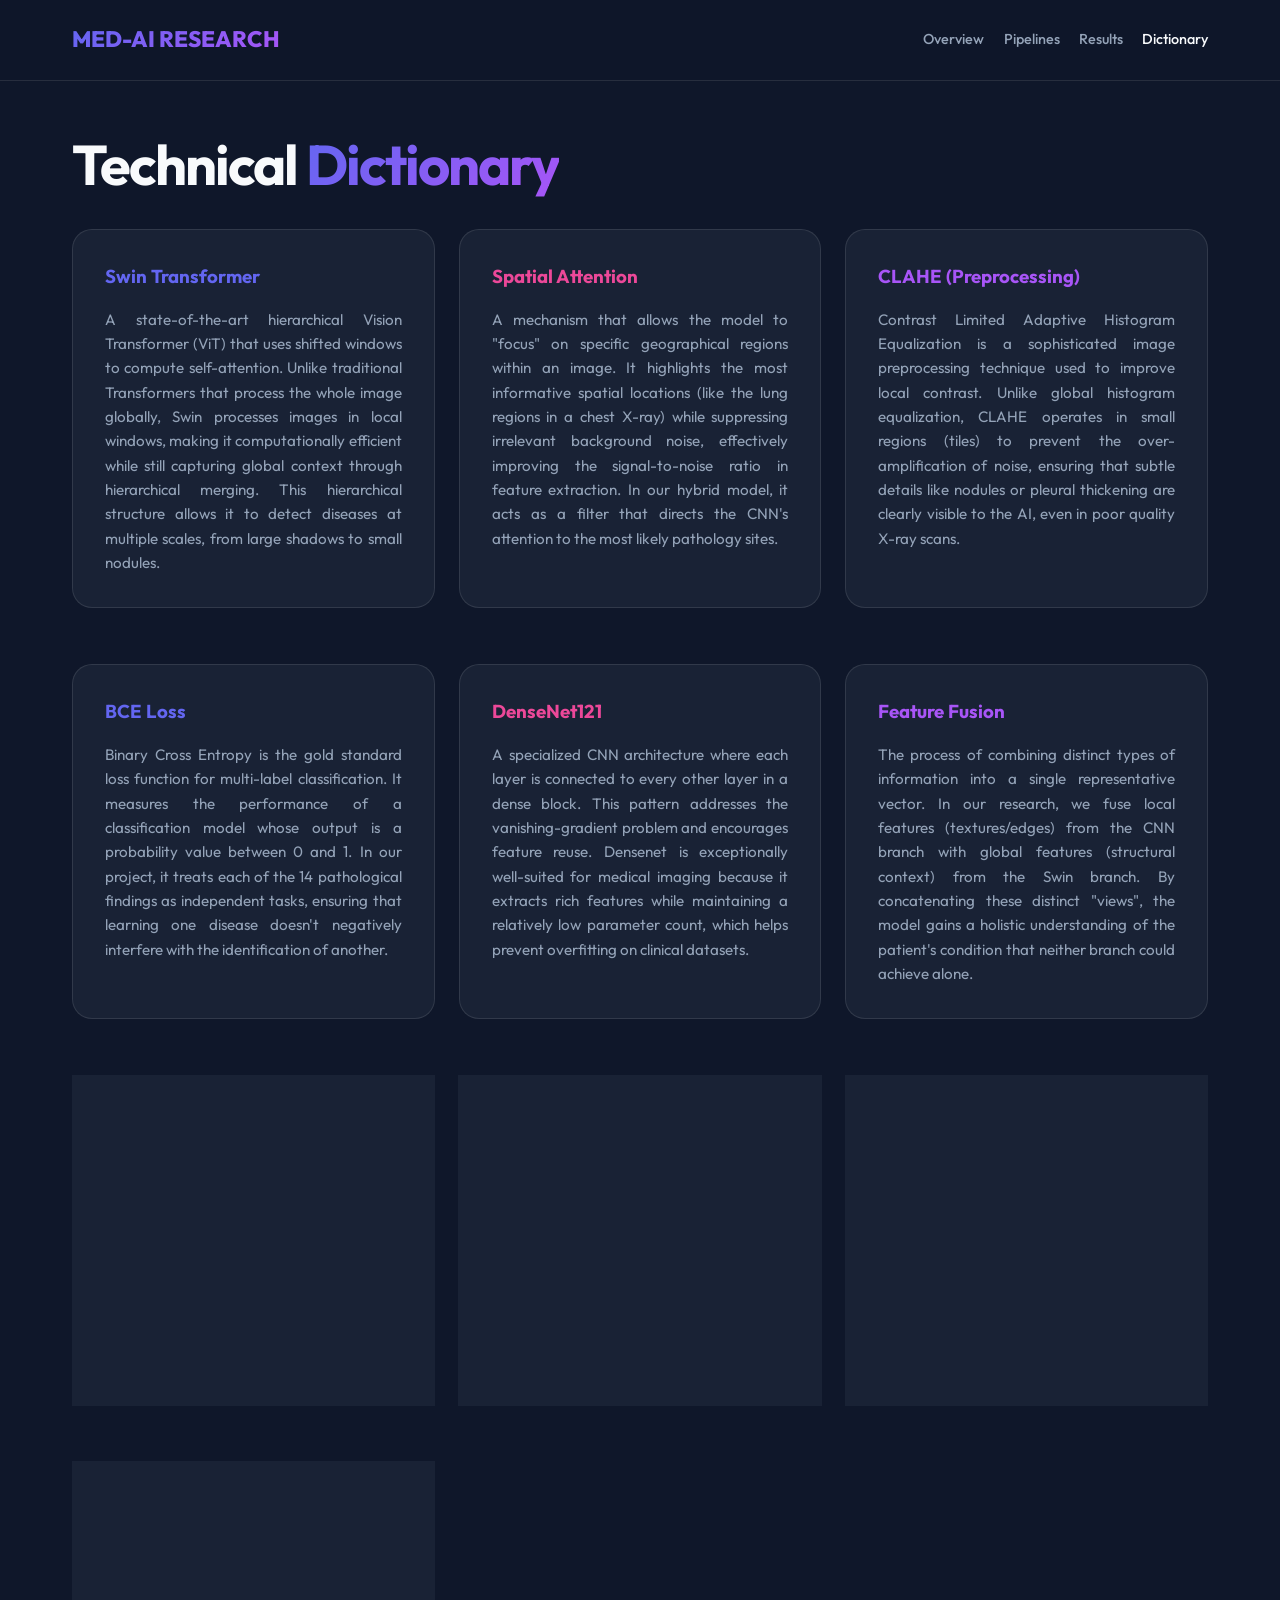
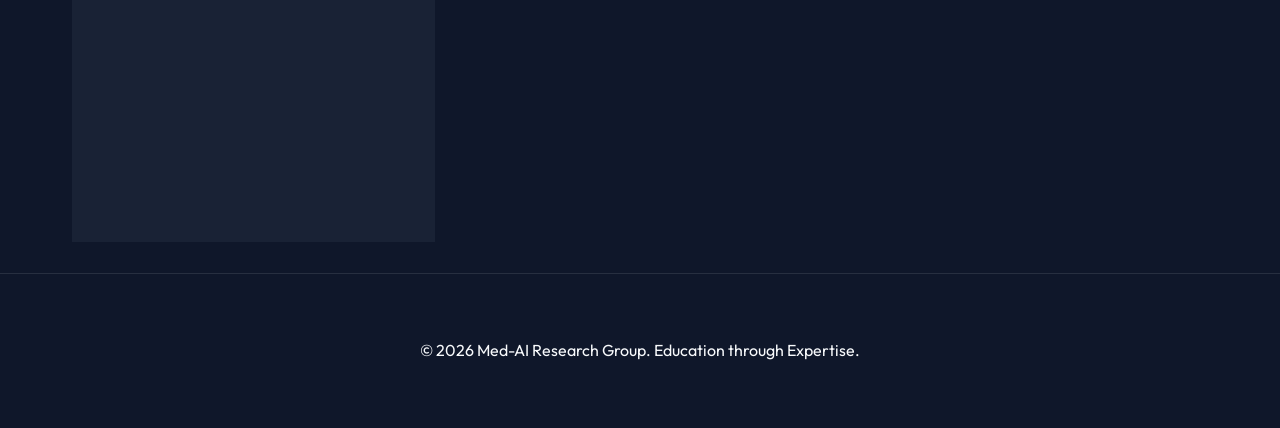
<file: project_documentation/pages/dictionary.html>
<!DOCTYPE html>
<html lang="en">

<head>
    <meta charset="UTF-8">
    <meta name="viewport" content="width=device-width, initial-scale=1.0">
    <title>Technical Dictionary | AI Chest X-ray Research</title>
    <link rel="preconnect" href="https://fonts.googleapis.com">
    <link rel="preconnect" href="https://fonts.gstatic.com" crossorigin>
    <link href="https://fonts.googleapis.com/css2?family=Outfit:wght@300;400;600;800&display=swap" rel="stylesheet">
    <link rel="stylesheet" href="../styles/main.css">
</head>

<body>
    <nav>
        <div class="container nav-content">
            <div class="logo">MED-AI RESEARCH</div>
            <div class="nav-links">
                <a href="../index.html">Overview</a>
                <a href="pipelines.html">Pipelines</a>
                <a href="results.html">Results</a>
                <a href="dictionary.html" class="active">Dictionary</a>
            </div>
        </div>
    </nav>

    <main class="container" style="padding-top: 120px;">
        <h1 class="animate">Technical <span class="gradient-text">Dictionary</span></h1>

        <section class="animate"
            style="display: grid; grid-template-columns: repeat(auto-fit, minmax(350px, 1fr)); gap: 1.5rem;">
            <div class="card">
                <h3 style="color: var(--primary); margin-bottom: 1rem;">Swin Transformer</h3>
                <p style="font-size: 0.95rem; color: var(--text-muted); text-align: justify;">
                    A state-of-the-art hierarchical Vision Transformer (ViT) that uses shifted windows to compute
                    self-attention.
                    Unlike traditional Transformers that process the whole image globally, Swin processes images in
                    local windows,
                    making it computationally efficient while still capturing global context through hierarchical
                    merging.
                    This hierarchical structure allows it to detect diseases at multiple scales, from large shadows to
                    small nodules.
                </p>
            </div>

            <div class="card">
                <h3 style="color: var(--secondary); margin-bottom: 1rem;">Spatial Attention</h3>
                <p style="font-size: 0.95rem; color: var(--text-muted); text-align: justify;">
                    A mechanism that allows the model to "focus" on specific geographical regions within an image.
                    It highlights the most informative spatial locations (like the lung regions in a chest X-ray) while
                    suppressing irrelevant background noise, effectively improving the signal-to-noise ratio in feature
                    extraction.
                    In our hybrid model, it acts as a filter that directs the CNN's attention to the most likely
                    pathology sites.
                </p>
            </div>

            <div class="card">
                <h3 style="color: #a855f7; margin-bottom: 1rem;">CLAHE (Preprocessing)</h3>
                <p style="font-size: 0.95rem; color: var(--text-muted); text-align: justify;">
                    Contrast Limited Adaptive Histogram Equalization is a sophisticated image preprocessing technique
                    used to
                    improve local contrast. Unlike global histogram equalization, CLAHE operates in small regions
                    (tiles) to
                    prevent the over-amplification of noise, ensuring that subtle details like nodules or pleural
                    thickening
                    are clearly visible to the AI, even in poor quality X-ray scans.
                </p>
            </div>

            <div class="card">
                <h3 style="color: var(--primary); margin-bottom: 1rem;">BCE Loss</h3>
                <p style="font-size: 0.95rem; color: var(--text-muted); text-align: justify;">
                    Binary Cross Entropy is the gold standard loss function for multi-label classification. It measures
                    the
                    performance of a classification model whose output is a probability value between 0 and 1. In our
                    project,
                    it treats each of the 14 pathological findings as independent tasks, ensuring that learning one
                    disease
                    doesn't negatively interfere with the identification of another.
                </p>
            </div>

            <div class="card">
                <h3 style="color: var(--secondary); margin-bottom: 1rem;">DenseNet121</h3>
                <p style="font-size: 0.95rem; color: var(--text-muted); text-align: justify;">
                    A specialized CNN architecture where each layer is connected to every other layer in a dense block.
                    This pattern addresses the vanishing-gradient problem and encourages feature reuse.
                    Densenet is exceptionally well-suited for medical imaging because it extracts rich features while
                    maintaining a relatively low parameter count, which helps prevent overfitting on clinical datasets.
                </p>
            </div>

            <div class="card">
                <h3 style="color: #a855f7; margin-bottom: 1rem;">Feature Fusion</h3>
                <p style="font-size: 0.95rem; color: var(--text-muted); text-align: justify;">
                    The process of combining distinct types of information into a single representative vector.
                    In our research, we fuse local features (textures/edges) from the CNN branch with global features
                    (structural context) from the Swin branch. By concatenating these distinct "views", the model gains
                    a holistic understanding of the patient's condition that neither branch could achieve alone.
                </p>
            </div>
            <div class="card">
                <h3 style="color: var(--primary); margin-bottom: 1rem;">Horizontal Flip</h3>
                <p style="font-size: 0.95rem; color: var(--text-muted); text-align: justify;">
                    A data augmentation technique that mirrors the image left-to-right. In medical imaging, this is
                    extremely effective because human anatomy is largely symmetric. By flipping an X-ray, we teach the
                    model that a disease pattern in the right lung is functionally identical to the same pattern in the
                    left lung, effectively doubling our pattern recognition data.
                </p>
            </div>

            <div class="card">
                <h3 style="color: var(--secondary); margin-bottom: 1rem;">Random Rotation</h3>
                <p style="font-size: 0.95rem; color: var(--text-muted); text-align: justify;">
                    Randomly rotates the image by a small margin (e.g., ±10°). Real-world clinical scans are rarely
                    perfectly aligned; patients may be slightly tilted or hunched. By training with random rotations, we
                    ensure the model learns "invariant" features—identifying the disease based on its intrinsic shape
                    rather than its absolute orientation in the frame.
                </p>
            </div>

            <div class="card">
                <h3 style="color: #a855f7; margin-bottom: 1rem;">Color Jitter</h3>
                <p style="font-size: 0.95rem; color: var(--text-muted); text-align: justify;">
                    A technique where we slightly and randomly vary the brightness, contrast, and saturation of an image
                    during training. Since X-ray machines across different hospitals have varying sensor qualities and
                    exposure settings, Jitter helps the AI build "exposure resilience." It learns that the diagnostic
                    signal is in the tissue density contrast, not the absolute brightness level of the scan.
                </p>
            </div>

            <div class="card">
                <h3 style="color: #6366f1; margin-bottom: 1rem;">Patient-wise Splitting</h3>
                <p style="font-size: 0.95rem; color: var(--text-muted); text-align: justify;">
                    A critical data integrity strategy in medical AI. Since one patient often has multiple X-rays
                    (longitudinal studies), a random image-wise split could put one image of Patient A in the training
                    set and another image of the same patient in the test set. This leads to "Data Leakage" where the
                    model simply recognizes the patient's anatomy instead of the disease. Patient-wise splitting ensures
                    a patient's entire history is isolated to a single set, guaranteeing true generalization.
                </p>
            </div>
        </section>
    </main>

    <footer>
        <p>&copy; 2026 Med-AI Research Group. Education through Expertise.</p>
    </footer>
</body>

</html>
</file>
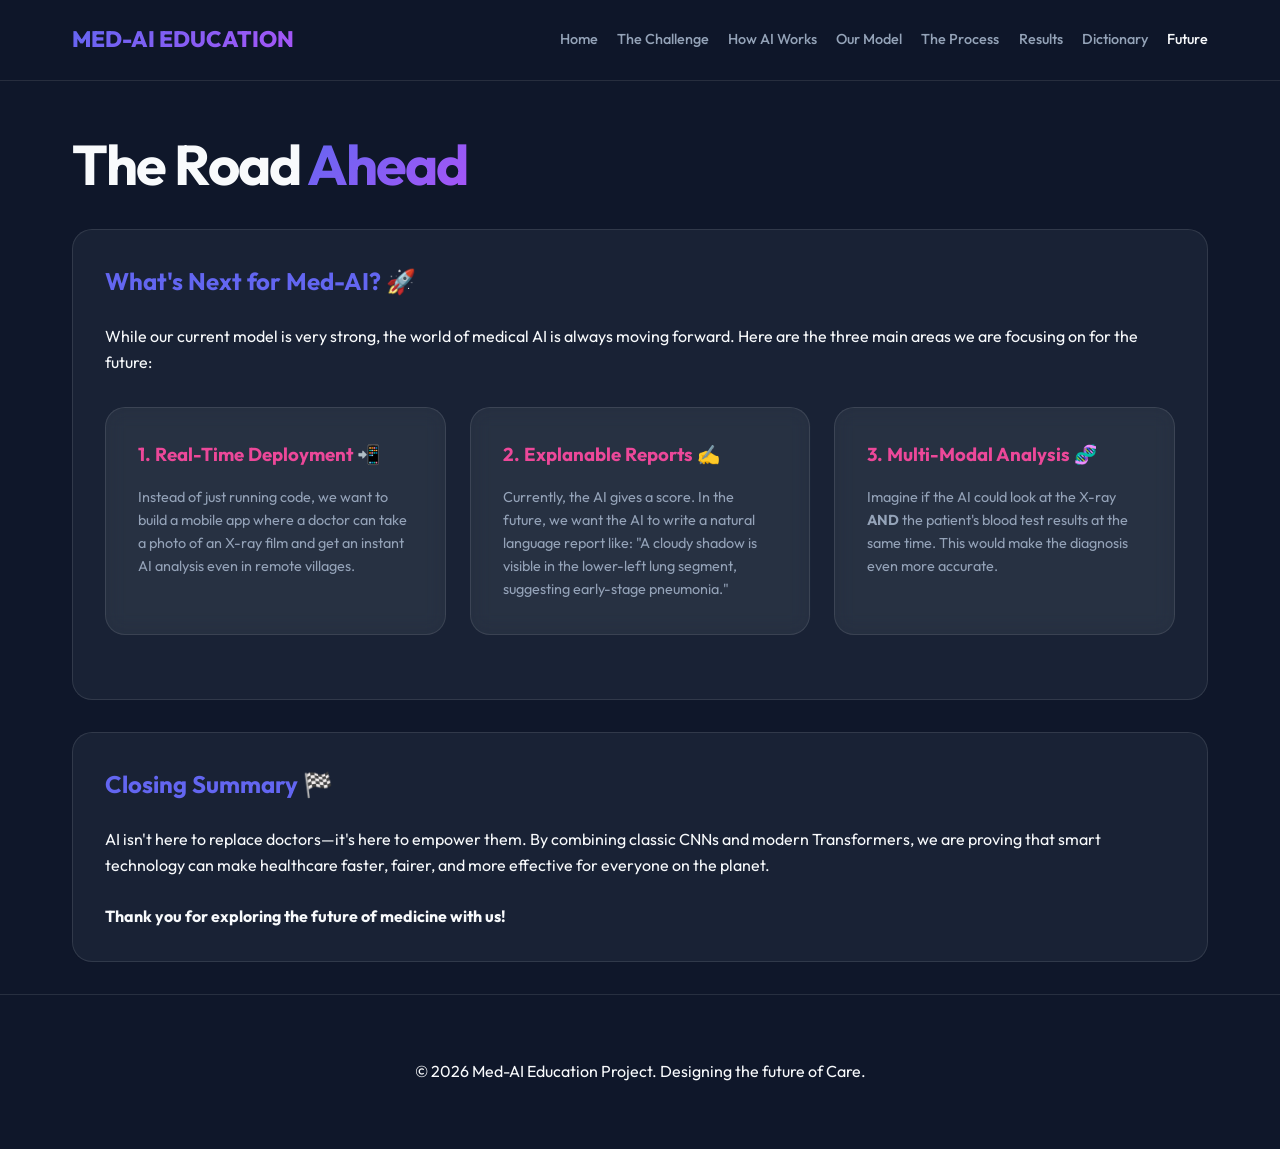
<file: project_documentation/pages/future.html>
<!DOCTYPE html>
<html lang="en">

<head>
    <meta charset="UTF-8">
    <meta name="viewport" content="width=device-width, initial-scale=1.0">
    <title>Future Work | Med-AI Education</title>
    <link rel="preconnect" href="https://fonts.googleapis.com">
    <link rel="preconnect" href="https://fonts.gstatic.com" crossorigin>
    <link href="https://fonts.googleapis.com/css2?family=Outfit:wght@300;400;600;800&display=swap" rel="stylesheet">
    <link rel="stylesheet" href="../styles/main.css">
</head>

<body>
    <nav>
        <div class="container nav-content">
            <a href="../index.html" class="logo">MED-AI EDUCATION</a>
            <div class="nav-links">
                <a href="../index.html">Home</a>
                <a href="problem.html">The Challenge</a>
                <a href="basics.html">How AI Works</a>
                <a href="architecture.html">Our Model</a>
                <a href="training.html">The Process</a>
                <a href="results.html">Results</a>
                <a href="dictionary.html">Dictionary</a>
                <a href="future.html" class="active">Future</a>
            </div>
        </div>
    </nav>

    <main class="container" style="padding-top: 120px;">
        <h1 class="animate">The Road <span class="gradient-text">Ahead</span></h1>

        <section class="card animate" style="animation-delay: 0.1s;">
            <h2>What's Next for Med-AI? 🚀</h2>
            <p>While our current model is very strong, the world of medical AI is always moving forward. Here are the
                three main areas we are focusing on for the future:</p>

            <div
                style="display: grid; grid-template-columns: repeat(auto-fit, minmax(300px, 1fr)); gap: 1.5rem; margin-top: 2rem;">
                <div class="card" style="background: rgba(255,255,255,0.05);">
                    <h3>1. Real-Time Deployment 📲</h3>
                    <p style="font-size: 0.9rem; color: var(--text-muted);">
                        Instead of just running code, we want to build a mobile app where a doctor can take a photo of
                        an X-ray film and get an instant AI analysis even in remote villages.
                    </p>
                </div>

                <div class="card" style="background: rgba(255,255,255,0.05);">
                    <h3>2. Explanable Reports ✍️</h3>
                    <p style="font-size: 0.9rem; color: var(--text-muted);">
                        Currently, the AI gives a score. In the future, we want the AI to write a natural language
                        report like: "A cloudy shadow is visible in the lower-left lung segment, suggesting early-stage
                        pneumonia."
                    </p>
                </div>

                <div class="card" style="background: rgba(255,255,255,0.05);">
                    <h3>3. Multi-Modal Analysis 🧬</h3>
                    <p style="font-size: 0.9rem; color: var(--text-muted);">
                        Imagine if the AI could look at the X-ray <strong>AND</strong> the patient's blood test results
                        at the same time. This would make the diagnosis even more accurate.
                    </p>
                </div>
            </div>
        </section>

        <section class="card animate" style="animation-delay: 0.3s;">
            <h2>Closing Summary 🏁</h2>
            <p>
                AI isn't here to replace doctors—it's here to empower them.
                By combining classic CNNs and modern Transformers, we are proving that smart technology can make
                healthcare faster, fairer, and more effective for everyone on the planet.
                <br><br>
                <strong>Thank you for exploring the future of medicine with us!</strong>
            </p>
        </section>
    </main>

    <footer>
        <p>&copy; 2026 Med-AI Education Project. Designing the future of Care.</p>
    </footer>
</body>

</html>
</file>
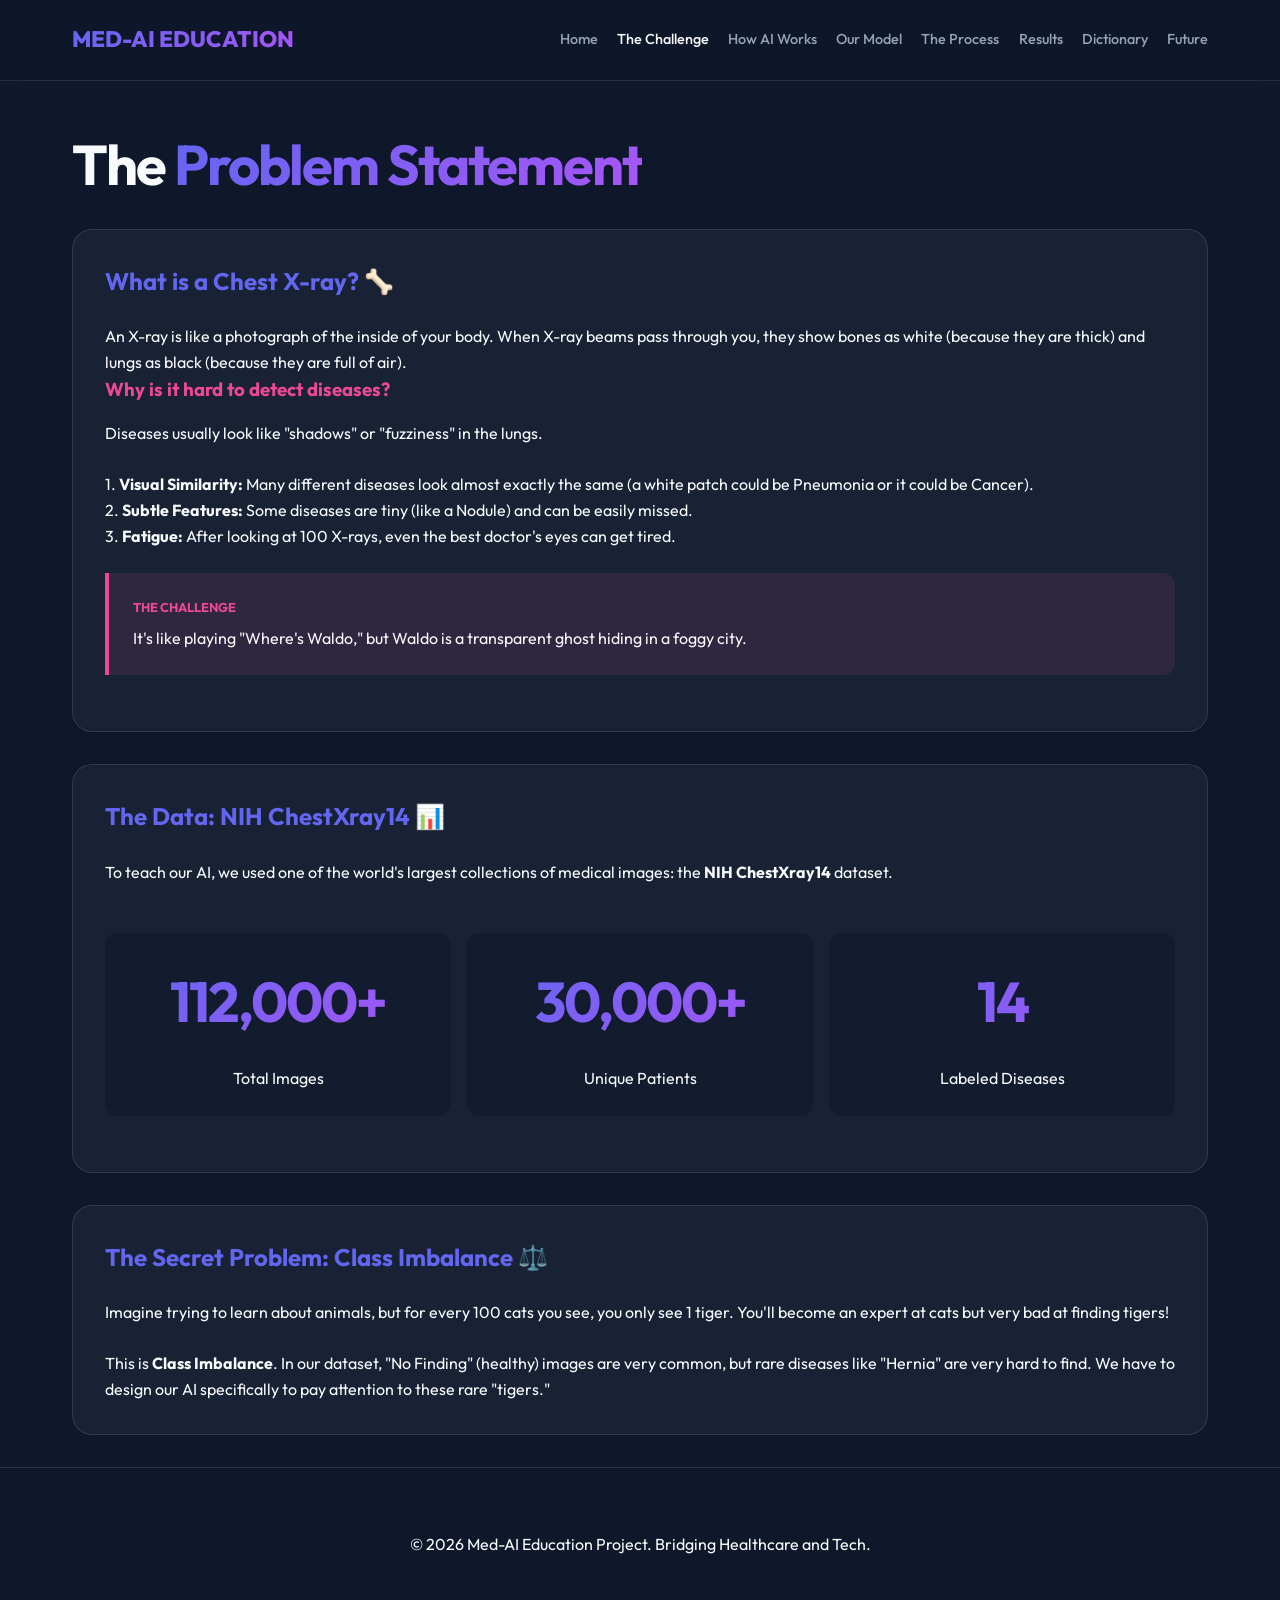
<file: project_documentation/pages/problem.html>
<!DOCTYPE html>
<html lang="en">

<head>
    <meta charset="UTF-8">
    <meta name="viewport" content="width=device-width, initial-scale=1.0">
    <title>The Challenge | Med-AI Education</title>
    <link rel="preconnect" href="https://fonts.googleapis.com">
    <link rel="preconnect" href="https://fonts.gstatic.com" crossorigin>
    <link href="https://fonts.googleapis.com/css2?family=Outfit:wght@300;400;600;800&display=swap" rel="stylesheet">
    <link rel="stylesheet" href="../styles/main.css">
</head>

<body>
    <nav>
        <div class="container nav-content">
            <a href="../index.html" class="logo">MED-AI EDUCATION</a>
            <div class="nav-links">
                <a href="../index.html">Home</a>
                <a href="problem.html" class="active">The Challenge</a>
                <a href="basics.html">How AI Works</a>
                <a href="architecture.html">Our Model</a>
                <a href="training.html">The Process</a>
                <a href="results.html">Results</a>
                <a href="dictionary.html">Dictionary</a>
                <a href="future.html">Future</a>
            </div>
        </div>
    </nav>

    <main class="container" style="padding-top: 120px;">
        <h1 class="animate">The <span class="gradient-text">Problem Statement</span></h1>

        <section class="card animate" style="animation-delay: 0.2s;">
            <h2>What is a Chest X-ray? 🦴</h2>
            <p>
                An X-ray is like a photograph of the inside of your body. When X-ray beams pass through you, they show
                bones as white (because they are thick) and lungs as black (because they are full of air).
            </p>
            <h3>Why is it hard to detect diseases?</h3>
            <p>
                Diseases usually look like "shadows" or "fuzziness" in the lungs.
                <br><br>
                1. <strong>Visual Similarity:</strong> Many different diseases look almost exactly the same (a white
                patch could be Pneumonia or it could be Cancer).
                <br>
                2. <strong>Subtle Features:</strong> Some diseases are tiny (like a Nodule) and can be easily missed.
                <br>
                3. <strong>Fatigue:</strong> After looking at 100 X-rays, even the best doctor's eyes can get tired.
            </p>
            <div class="analogy">
                <label>The Challenge</label>
                It's like playing "Where's Waldo," but Waldo is a transparent ghost hiding in a foggy city.
            </div>
        </section>

        <section class="card animate" style="animation-delay: 0.4s;">
            <h2>The Data: NIH ChestXray14 📊</h2>
            <p>To teach our AI, we used one of the world's largest collections of medical images: the <strong>NIH
                    ChestXray14</strong> dataset.</p>
            <div
                style="display: grid; grid-template-columns: repeat(auto-fit, minmax(200px, 1fr)); gap: 1rem; margin-top: 1.5rem;">
                <div class="visual-box">
                    <h1 class="gradient-text">112,000+</h1>
                    <p>Total Images</p>
                </div>
                <div class="visual-box">
                    <h1 class="gradient-text">30,000+</h1>
                    <p>Unique Patients</p>
                </div>
                <div class="visual-box">
                    <h1 class="gradient-text">14</h1>
                    <p>Labeled Diseases</p>
                </div>
            </div>
        </section>

        <section class="card animate" style="animation-delay: 0.6s;">
            <h2>The Secret Problem: Class Imbalance ⚖️</h2>
            <p>
                Imagine trying to learn about animals, but for every 100 cats you see, you only see 1 tiger. You'll
                become an expert at cats but very bad at finding tigers!
                <br><br>
                This is <strong>Class Imbalance</strong>. In our dataset, "No Finding" (healthy) images are very common,
                but rare diseases like "Hernia" are very hard to find. We have to design our AI specifically to pay
                attention to these rare "tigers."
            </p>
        </section>
    </main>

    <footer>
        <p>&copy; 2026 Med-AI Education Project. Bridging Healthcare and Tech.</p>
    </footer>
</body>

</html>
</file>
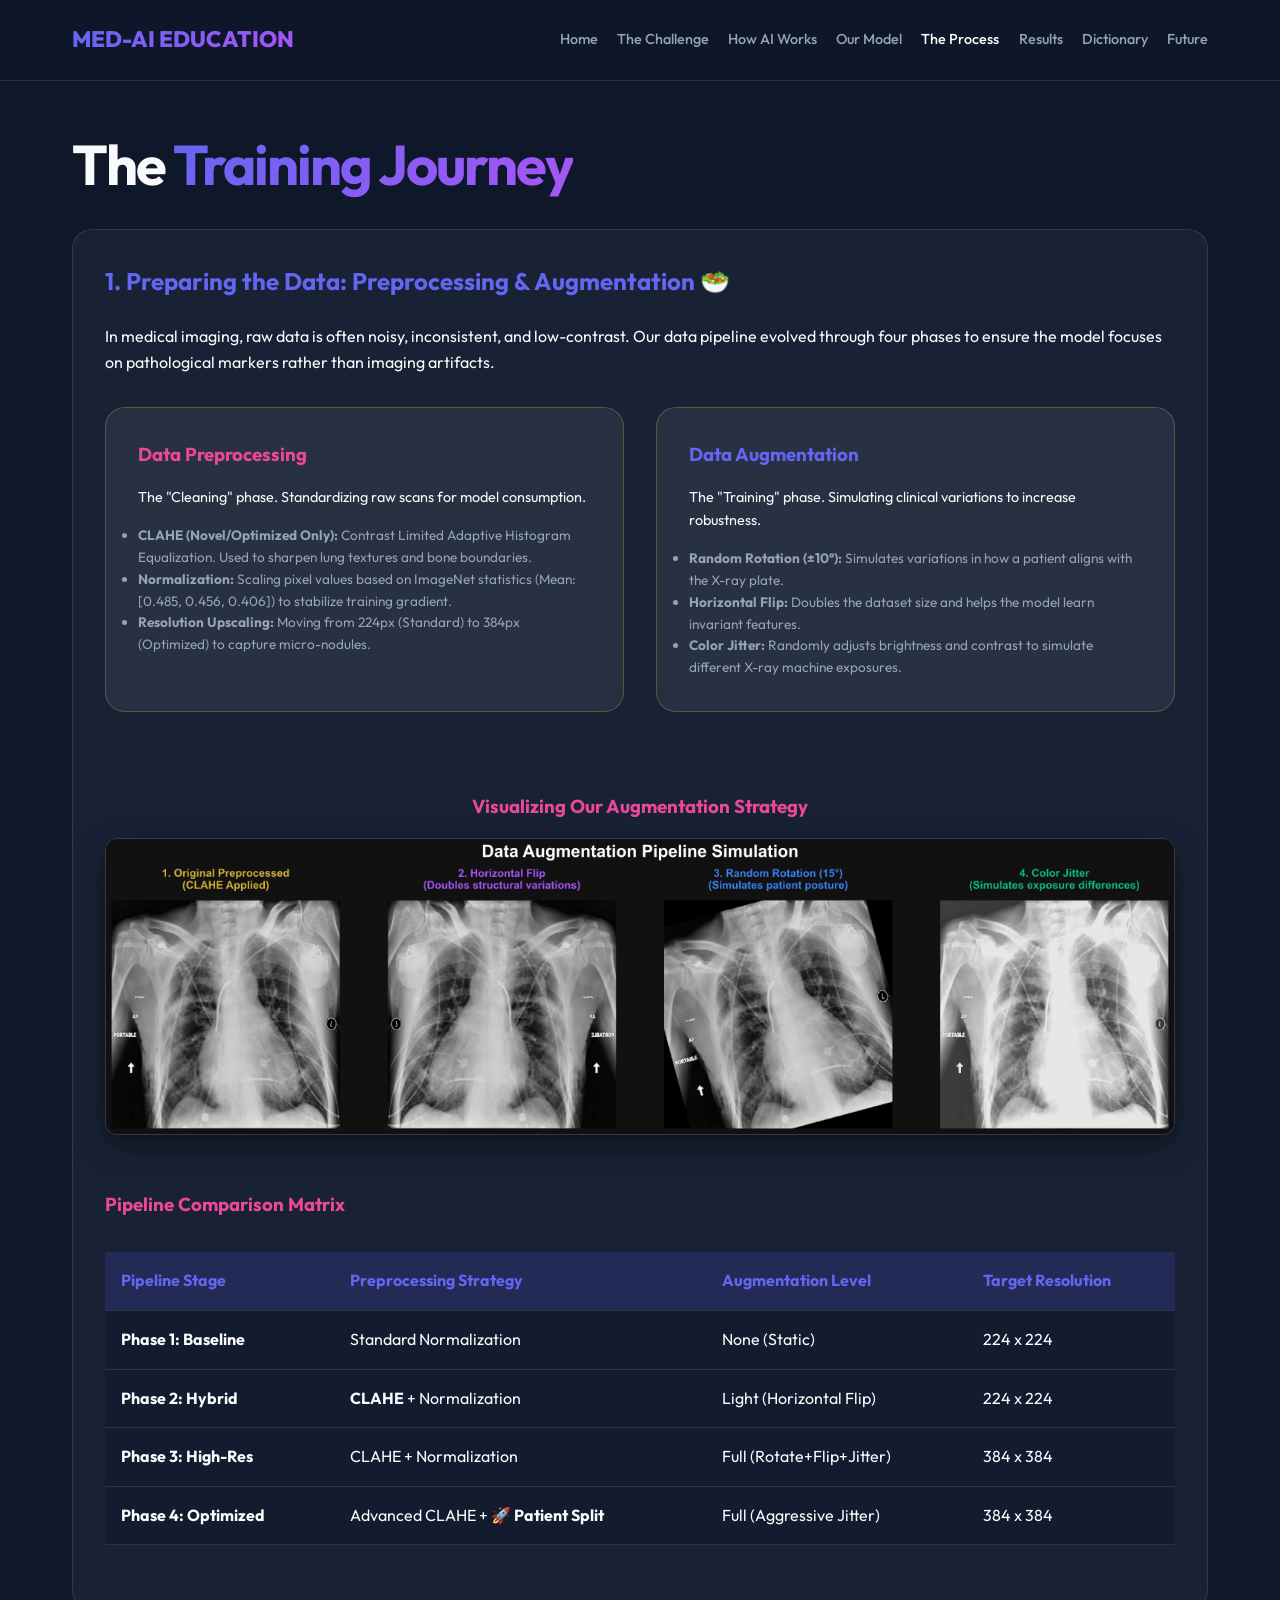
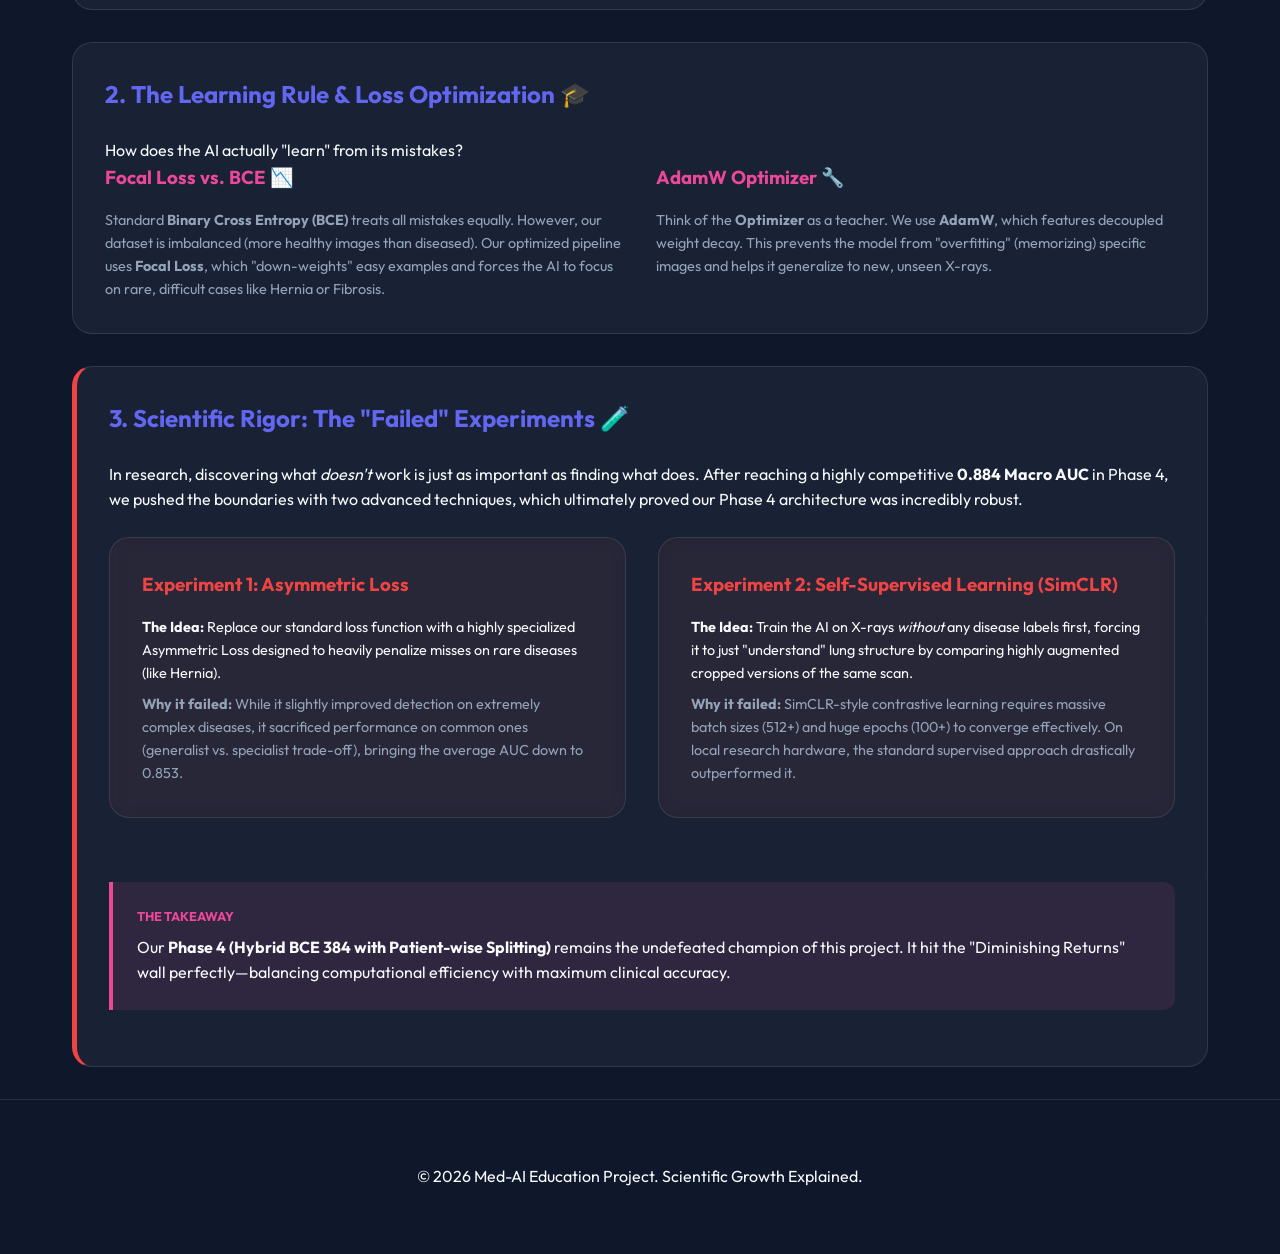
<file: project_documentation/pages/training.html>
<!DOCTYPE html>
<html lang="en">

<head>
    <meta charset="UTF-8">
    <meta name="viewport" content="width=device-width, initial-scale=1.0">
    <title>The Process | Med-AI Education</title>
    <link rel="preconnect" href="https://fonts.googleapis.com">
    <link rel="preconnect" href="https://fonts.gstatic.com" crossorigin>
    <link href="https://fonts.googleapis.com/css2?family=Outfit:wght@300;400;600;800&display=swap" rel="stylesheet">
    <link rel="stylesheet" href="../styles/main.css">
</head>

<body>
    <nav>
        <div class="container nav-content">
            <a href="../index.html" class="logo">MED-AI EDUCATION</a>
            <div class="nav-links">
                <a href="../index.html">Home</a>
                <a href="problem.html">The Challenge</a>
                <a href="basics.html">How AI Works</a>
                <a href="architecture.html">Our Model</a>
                <a href="training.html" class="active">The Process</a>
                <a href="results.html">Results</a>
                <a href="dictionary.html">Dictionary</a>
                <a href="future.html">Future</a>
            </div>
        </div>
    </nav>

    <main class="container" style="padding-top: 120px;">
        <h1 class="animate">The <span class="gradient-text">Training Journey</span></h1>

        <!-- Section 1: Preprocessing & Augmentation -->
        <section class="card animate" style="animation-delay: 0.1s;">
            <h2>1. Preparing the Data: Preprocessing & Augmentation 🥗</h2>
            <p style="margin-bottom: 2rem;">
                In medical imaging, raw data is often noisy, inconsistent, and low-contrast. Our data pipeline evolved
                through four phases to ensure the model focuses on pathological markers rather than imaging artifacts.
            </p>

            <div style="display: grid; grid-template-columns: 1fr 1fr; gap: 2rem; margin-bottom: 2rem;">
                <div class="card"
                    style="background: rgba(255,255,255,0.05); border: 1px solid rgba(212, 175, 55, 0.3);">
                    <h3 style="color: var(--secondary);">Data Preprocessing</h3>
                    <p style="font-size: 0.9rem;">The "Cleaning" phase. Standardizing raw scans for model consumption.
                    </p>
                    <ul style="font-size: 0.85rem; color: var(--text-muted); margin-top: 1rem;">
                        <li><strong>CLAHE (Novel/Optimized Only):</strong> Contrast Limited Adaptive Histogram
                            Equalization. Used to sharpen lung textures and bone boundaries.</li>
                        <li><strong>Normalization:</strong> Scaling pixel values based on ImageNet statistics (Mean:
                            [0.485, 0.456, 0.406]) to stabilize training gradient.</li>
                        <li><strong>Resolution Upscaling:</strong> Moving from 224px (Standard) to 384px (Optimized) to
                            capture micro-nodules.</li>
                    </ul>
                </div>
                <div class="card"
                    style="background: rgba(255,255,255,0.05); border: 1px solid rgba(212, 175, 55, 0.3);">
                    <h3 style="color: var(--primary);">Data Augmentation</h3>
                    <p style="font-size: 0.9rem;">The "Training" phase. Simulating clinical variations to increase
                        robustness.</p>
                    <ul style="font-size: 0.85rem; color: var(--text-muted); margin-top: 1rem;">
                        <li><strong>Random Rotation (±10°):</strong> Simulates variations in how a patient aligns with
                            the X-ray plate.</li>
                        <li><strong>Horizontal Flip:</strong> Doubles the dataset size and helps the model learn
                            invariant features.</li>
                        <li><strong>Color Jitter:</strong> Randomly adjusts brightness and contrast to simulate
                            different X-ray machine exposures.</li>
                    </ul>
                </div>
            </div>

            <div style="margin: 3rem 0; text-align: center;">
                <h3 style="margin-bottom: 1rem;">Visualizing Our Augmentation Strategy</h3>
                <img src="../assets/augmentation_examples.png" alt="Data Augmentation Visuals"
                    style="max-width: 100%; border-radius: 12px; border: 1px solid rgba(255,255,255,0.1); box-shadow: 0 10px 30px rgba(0,0,0,0.5);">
            </div>

            <h3>Pipeline Comparison Matrix</h3>
            <div class="table-container">
                <table>
                    <thead>
                        <tr>
                            <th>Pipeline Stage</th>
                            <th>Preprocessing Strategy</th>
                            <th>Augmentation Level</th>
                            <th>Target Resolution</th>
                        </tr>
                    </thead>
                    <tbody>
                        <tr>
                            <td><strong>Phase 1: Baseline</strong></td>
                            <td>Standard Normalization</td>
                            <td>None (Static)</td>
                            <td>224 x 224</td>
                        </tr>
                        <tr>
                            <td><strong>Phase 2: Hybrid</strong></td>
                            <td><strong>CLAHE</strong> + Normalization</td>
                            <td>Light (Horizontal Flip)</td>
                            <td>224 x 224</td>
                        </tr>
                        <tr>
                            <td><strong>Phase 3: High-Res</strong></td>
                            <td>CLAHE + Normalization</td>
                            <td>Full (Rotate+Flip+Jitter)</td>
                            <td>384 x 384</td>
                        </tr>
                        <tr>
                            <td><strong>Phase 4: Optimized</strong></td>
                            <td>Advanced CLAHE + 🚀 <strong>Patient Split</strong></td>
                            <td>Full (Aggressive Jitter)</td>
                            <td>384 x 384</td>
                        </tr>
                    </tbody>
                </table>
            </div>
        </section>

        <!-- Section 2: Optimizer & Loss -->
        <section class="card animate" style="animation-delay: 0.2s;">
            <h2>2. The Learning Rule & Loss Optimization 🎓</h2>
            <p>How does the AI actually "learn" from its mistakes?</p>

            <div style="display: grid; grid-template-columns: 1fr 1fr; gap: 2rem;">
                <div>
                    <h3>Focal Loss vs. BCE 📉</h3>
                    <p style="font-size: 0.9rem; color: var(--text-muted);">
                        Standard <strong>Binary Cross Entropy (BCE)</strong> treats all mistakes equally. However, our
                        dataset is imbalanced (more healthy images than diseased).
                        Our optimized pipeline uses <strong>Focal Loss</strong>, which "down-weights" easy examples and
                        forces the AI to focus on rare, difficult cases like Hernia or Fibrosis.
                    </p>
                </div>
                <div>
                    <h3>AdamW Optimizer 🔧</h3>
                    <p style="font-size: 0.9rem; color: var(--text-muted);">
                        Think of the <strong>Optimizer</strong> as a teacher. We use <strong>AdamW</strong>, which
                        features decoupled weight decay.
                        This prevents the model from "overfitting" (memorizing) specific images and helps it generalize
                        to new, unseen X-rays.
                    </p>
                </div>
            </div>
        </section>

        <!-- Section 3: Failed Experiments -->
        <section class="card animate" style="animation-delay: 0.3s; border-left: 5px solid #ef4444;">
            <h2>3. Scientific Rigor: The "Failed" Experiments 🧪</h2>
            <p style="margin-bottom: 1.5rem;">
                In research, discovering what <em>doesn't</em> work is just as important as finding what does. After
                reaching a highly competitive <strong>0.884 Macro AUC</strong> in Phase 4, we pushed the boundaries with
                two advanced techniques, which ultimately proved our Phase 4 architecture was incredibly robust.
            </p>

            <div style="display: grid; grid-template-columns: 1fr 1fr; gap: 2rem;">
                <div class="card" style="background: rgba(239, 68, 68, 0.05);">
                    <h3 style="color: #ef4444;">Experiment 1: Asymmetric Loss</h3>
                    <p style="font-size: 0.9rem; margin-top: 0.5rem;"><strong>The Idea:</strong> Replace our standard
                        loss function with a highly specialized Asymmetric Loss designed to heavily penalize misses on
                        rare diseases (like Hernia).</p>
                    <p style="font-size: 0.9rem; color: var(--text-muted); margin-top: 0.5rem;"><strong>Why it
                            failed:</strong> While it slightly improved detection on extremely complex diseases, it
                        sacrificed performance on common ones (generalist vs. specialist trade-off), bringing the
                        average AUC down to 0.853.</p>
                </div>
                <div class="card" style="background: rgba(239, 68, 68, 0.05);">
                    <h3 style="color: #ef4444;">Experiment 2: Self-Supervised Learning (SimCLR)</h3>
                    <p style="font-size: 0.9rem; margin-top: 0.5rem;"><strong>The Idea:</strong> Train the AI on X-rays
                        <em>without</em> any disease labels first, forcing it to just "understand" lung structure by
                        comparing highly augmented cropped versions of the same scan.</p>
                    <p style="font-size: 0.9rem; color: var(--text-muted); margin-top: 0.5rem;"><strong>Why it
                            failed:</strong> SimCLR-style contrastive learning requires massive batch sizes (512+) and
                        huge epochs (100+) to converge effectively. On local research hardware, the standard supervised
                        approach drastically outperformed it.</p>
                </div>
            </div>

            <div class="analogy" style="margin-top: 2rem; border-color: var(--secondary);">
                <label>The Takeaway</label>
                Our <strong>Phase 4 (Hybrid BCE 384 with Patient-wise Splitting)</strong> remains the undefeated
                champion of this project. It hit the "Diminishing Returns" wall perfectly—balancing computational
                efficiency with maximum clinical accuracy.
            </div>
        </section>
    </main>

    <footer>
        <p>&copy; 2026 Med-AI Education Project. Scientific Growth Explained.</p>
    </footer>
</body>

</html>
</file>
<file: project_documentation/styles/main.css>
:root {
    --primary: #6366f1;
    --primary-dark: #4f46e5;
    --secondary: #ec4899;
    --bg-dark: #0f172a;
    --card-bg: rgba(30, 41, 59, 0.7);
    --text-main: #f8fafc;
    --text-muted: #94a3b8;
    --glass-border: rgba(255, 255, 255, 0.1);
    --accent-gradient: linear-gradient(135deg, #6366f1 0%, #a855f7 100%);
}

* {
    margin: 0;
    padding: 0;
    box-sizing: border-box;
}

body {
    font-family: 'Outfit', -apple-system, BlinkMacSystemFont, sans-serif;
    background-color: var(--bg-dark);
    color: var(--text-main);
    line-height: 1.6;
    overflow-x: hidden;
}

.container {
    max-width: 1200px;
    margin: 0 auto;
    padding: 0 2rem;
}

/* Navbar */
nav {
    position: fixed;
    top: 0;
    width: 100%;
    background: rgba(15, 23, 42, 0.9);
    backdrop-filter: blur(12px);
    z-index: 1000;
    border-bottom: 1px solid var(--glass-border);
}

.nav-content {
    display: flex;
    justify-content: space-between;
    align-items: center;
    height: 80px;
}

.logo {
    font-size: 1.4rem;
    font-weight: 800;
    background: var(--accent-gradient);
    -webkit-background-clip: text;
    -webkit-text-fill-color: transparent;
    text-decoration: none;
}

.nav-links {
    display: flex;
    gap: 1.2rem;
    flex-wrap: wrap;
}

.nav-links a {
    color: var(--text-muted);
    text-decoration: none;
    font-weight: 500;
    font-size: 0.9rem;
    transition: 0.3s;
}

.nav-links a:hover,
.nav-links a.active {
    color: var(--text-main);
}

/* Hero Section */
.hero {
    padding: 160px 0 60px;
    text-align: center;
    background: radial-gradient(circle at top center, rgba(99, 102, 241, 0.15) 0%, transparent 70%);
}

h1 {
    font-size: 3.5rem;
    margin-bottom: 1.2rem;
    letter-spacing: -2px;
}

.gradient-text {
    background: var(--accent-gradient);
    -webkit-background-clip: text;
    -webkit-text-fill-color: transparent;
}

/* Card Style */
.card {
    background: var(--card-bg);
    border: 1px solid var(--glass-border);
    border-radius: 20px;
    padding: 2rem;
    backdrop-filter: blur(10px);
    margin-bottom: 2rem;
    transition: transform 0.3s ease;
}

.card:hover {
    transform: translateY(-5px);
}

.card h2 {
    margin-bottom: 1.5rem;
    color: var(--primary);
}

.card h3 {
    margin-bottom: 1rem;
    color: var(--secondary);
}

/* Icons/Badges */
.badge {
    padding: 0.25rem 0.75rem;
    background: rgba(99, 102, 241, 0.2);
    border: 1px solid var(--primary);
    border-radius: 50px;
    font-size: 0.8rem;
    color: var(--primary);
    margin-right: 0.5rem;
}

/* Analogy Box */
.analogy {
    background: rgba(236, 72, 153, 0.1);
    border-left: 4px solid var(--secondary);
    padding: 1.5rem;
    margin: 1.5rem 0;
    border-radius: 0 12px 12px 0;
}

.analogy label {
    display: block;
    font-weight: bold;
    color: var(--secondary);
    margin-bottom: 0.5rem;
    text-transform: uppercase;
    font-size: 0.8rem;
}

/* Image/Diagram Containers */
.visual-box {
    background: rgba(15, 23, 42, 0.5);
    border-radius: 12px;
    padding: 1.5rem;
    text-align: center;
    margin: 1.5rem 0;
}

.visual-box img {
    max-width: 100%;
    border-radius: 8px;
}

/* Tables */
.table-container {
    overflow-x: auto;
    margin: 2rem 0;
}

table {
    width: 100%;
    border-collapse: collapse;
    background: rgba(15, 23, 42, 0.5);
}

th,
td {
    padding: 1rem;
    text-align: left;
    border-bottom: 1px solid var(--glass-border);
}

th {
    background: rgba(99, 102, 241, 0.2);
    color: var(--primary);
}

/* Footer */
footer {
    padding: 4rem 0;
    text-align: center;
    border-top: 1px solid var(--glass-border);
}

/* Animations */
@keyframes fadeInUp {
    from {
        opacity: 0;
        transform: translateY(20px);
    }

    to {
        opacity: 1;
        transform: translateY(0);
    }
}

.animate {
    animation: fadeInUp 0.8s ease forwards;
}

@media (max-width: 768px) {
    h1 {
        font-size: 2.5rem;
    }

    .nav-links {
        display: none;
    }
}
</file>
